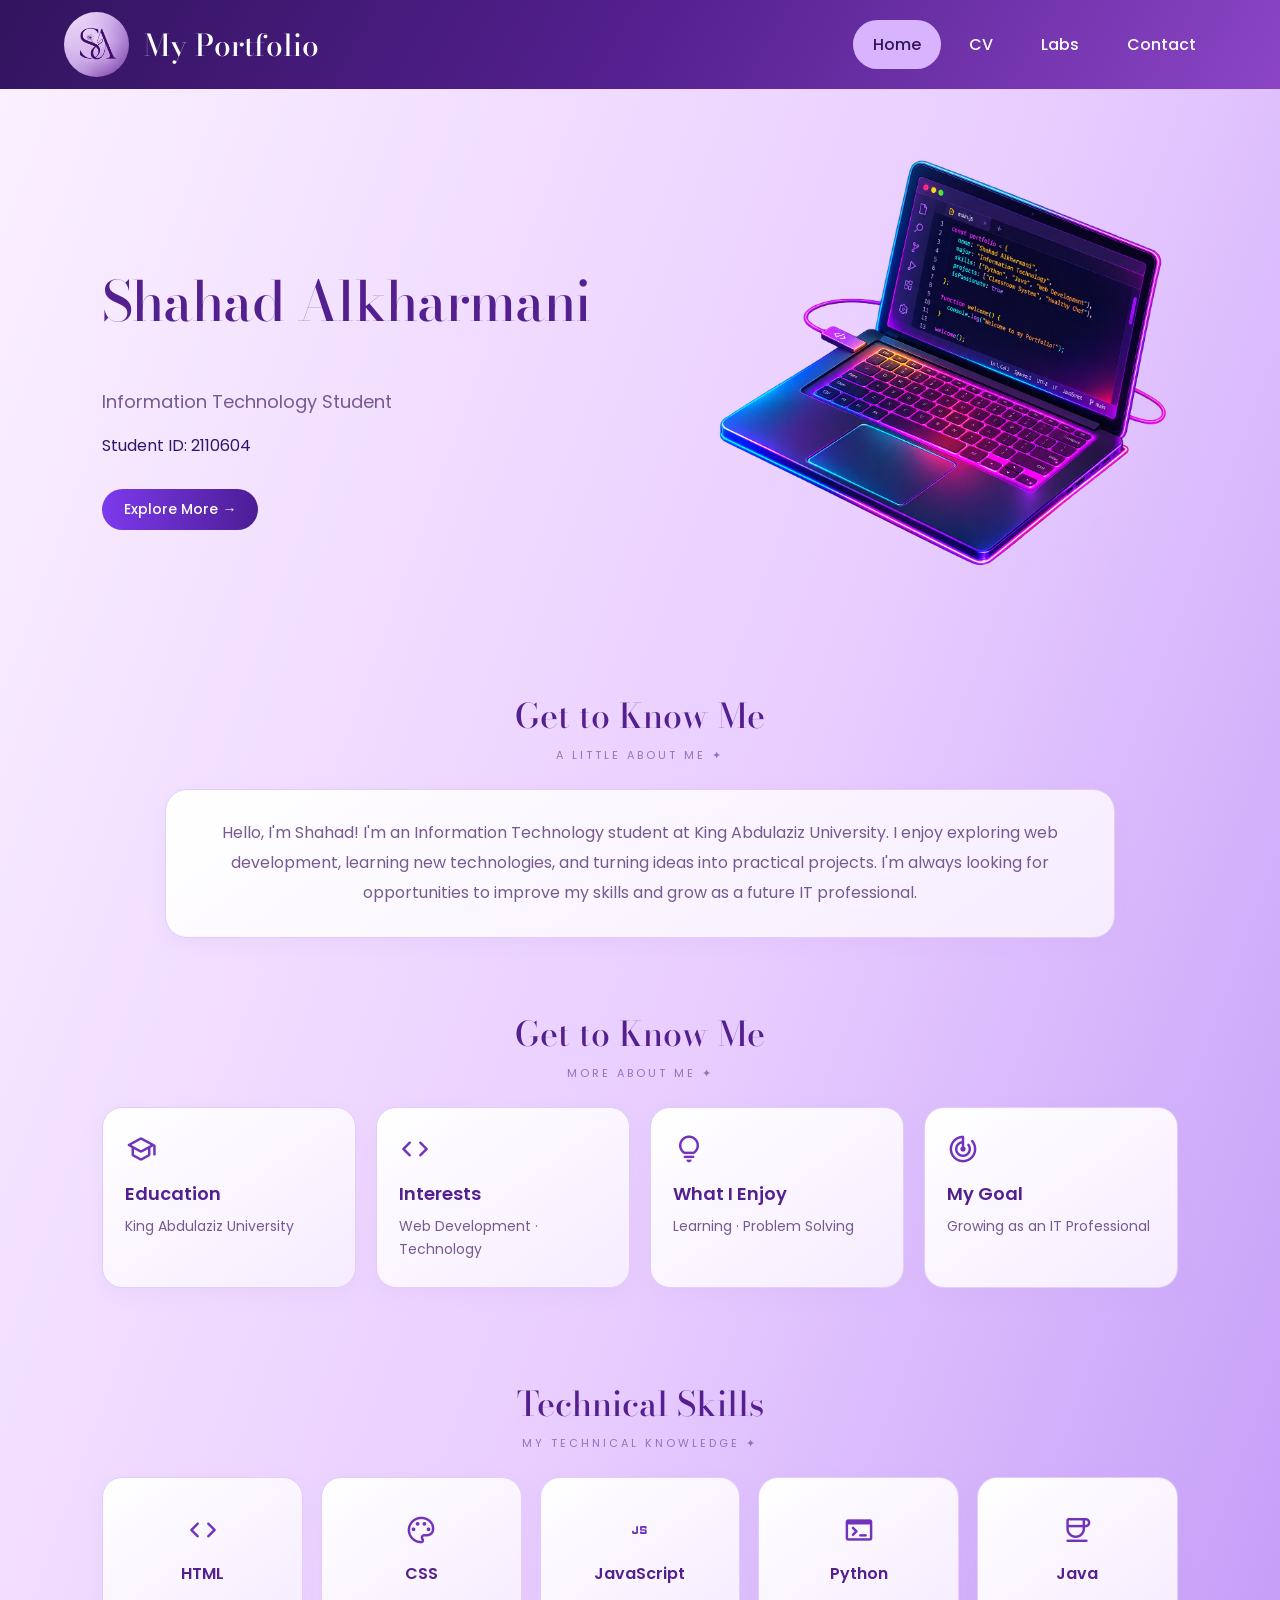
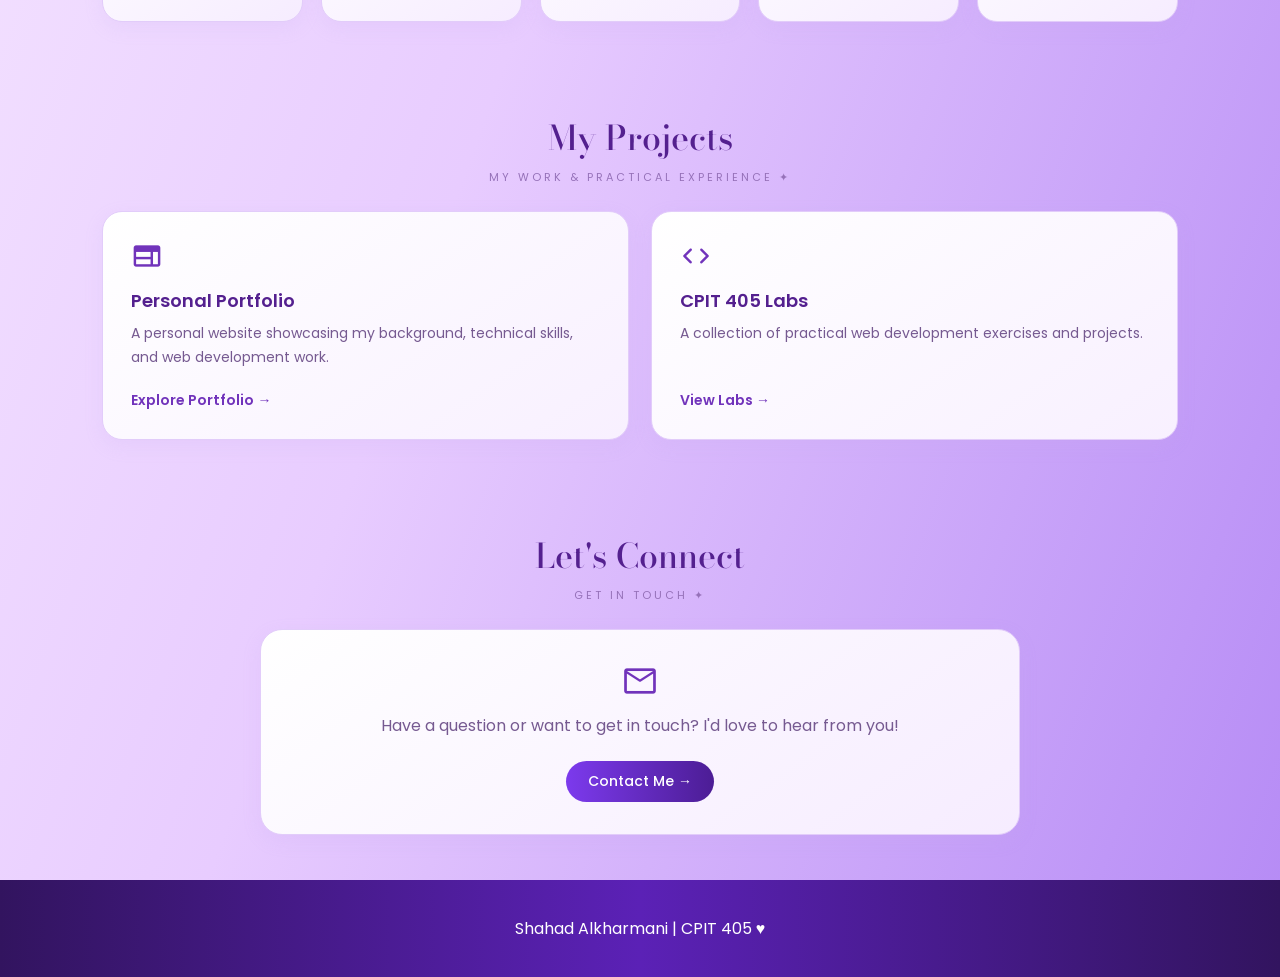
<file: index.html>
<!DOCTYPE html>
<html lang="en">
<head>
    <meta charset="UTF-8">
    <meta name="viewport" content="width=device-width, initial-scale=1.0">

    <title>Shahad Alkharmani | Portfolio</title>

    <!-- Main CSS -->
    <link rel="stylesheet" href="style.css">

    <!-- Google Fonts -->
    <link href="https://fonts.googleapis.com/css2?family=Bodoni+Moda:wght@400;500;600;700&family=Poppins:wght@400;500;600;700&display=swap" rel="stylesheet">

    <!-- Material Icons -->
    <link href="https://fonts.googleapis.com/css2?family=Material+Symbols+Rounded" rel="stylesheet">
</head>
<!-- Welcome Message Script -->
<script>
    setTimeout(function () {
        document.getElementById("welcomeMessage").remove();
    }, 3300);
</script>

<body>

    <!-- Header and Navigation -->
    <header>
        <div class="brand">
            <div class="logo">
                <img src="images/logo.png" alt="Shahad Logo">
            </div>

            <h2>My Portfolio</h2>
        </div>

        <nav>
            <a class="active" href="index.html">Home</a>
            <a href="cv.html">CV</a>
            <a href="labs.html">Labs</a>
            <a href="contact.html">Contact</a>
        </nav>
    </header>


    <main>

        <!-- Hero Section -->
        <section class="hero">

            <div class="hero-text">
                <h1>Shahad Alkharmani</h1>

                <p class="student-id">
                    Information Technology Student
                </p>

                <p>Student ID: 2110604</p>

                <a class="button" href="cv.html">
                    Explore More →
                </a>
            </div>

            <div class="hero-image">
                <img src="images/laptop.png" alt="Laptop with code">
            </div>

        </section>


        <!-- About Me Section -->
        <section class="home-about">

            <div class="section-title">
                <h2>Get to Know Me</h2>
                <p>A LITTLE ABOUT ME ✦</p>
            </div>

            <div class="about-content">
                <p>
                    Hello, I'm Shahad! I'm an Information Technology student
                    at King Abdulaziz University. I enjoy exploring web
                    development, learning new technologies, and turning
                    ideas into practical projects. I'm always looking
                    for opportunities to improve my skills and grow
                    as a future IT professional.
                </p>
            </div>

        </section>


        <!-- Personal Highlights -->
        <section class="highlights-section">

            <div class="section-title">
              <h2>Get to Know Me</h2>
                <p>MORE ABOUT ME ✦</p>
            </div>

            <div class="highlights-grid">

                <!-- Education -->
                <div class="highlight-card">
                    <span class="material-symbols-rounded">school</span>
                    <h3>Education</h3>
                    <p>King Abdulaziz University</p>
                </div>

                <!-- Interests -->
                <div class="highlight-card">
                    <span class="material-symbols-rounded">code</span>
                    <h3>Interests</h3>
                    <p>Web Development · Technology</p>
                </div>

                <!-- What I Enjoy -->
                <div class="highlight-card">
                    <span class="material-symbols-rounded">lightbulb</span>
                    <h3>What I Enjoy</h3>
                    <p>Learning · Problem Solving</p>
                </div>

                <!-- Career Goal -->
                <div class="highlight-card">
                    <span class="material-symbols-rounded">track_changes</span>
                    <h3>My Goal</h3>
                    <p>Growing as an IT Professional</p>
                </div>

            </div>

        </section>


        <!-- Technical Skills -->
        <section class="skills-section">

            <div class="section-title">
                <h2>Technical Skills</h2>
                <p>MY TECHNICAL KNOWLEDGE ✦</p>
            </div>

            <div class="skills-grid">

                <div class="skill-card">
                    <span class="material-symbols-rounded">code</span>
                    <h3>HTML</h3>
                </div>

                <div class="skill-card">
                    <span class="material-symbols-rounded">palette</span>
                    <h3>CSS</h3>
                </div>

                <div class="skill-card">
                    <span class="material-symbols-rounded">javascript</span>
                    <h3>JavaScript</h3>
                </div>

                <div class="skill-card">
                    <span class="material-symbols-rounded">terminal</span>
                    <h3>Python</h3>
                </div>

                <div class="skill-card">
                    <span class="material-symbols-rounded">coffee</span>
                    <h3>Java</h3>
                </div>

            </div>

        </section>


        <!-- Projects -->
        <section class="projects-section">

            <div class="section-title">
                <h2>My Projects</h2>
                <p>MY WORK & PRACTICAL EXPERIENCE ✦</p>
            </div>

            <div class="projects-grid">

                <!-- Portfolio Project -->
                <div class="project-card">
                    <span class="material-symbols-rounded">web</span>

                    <h3>Personal Portfolio</h3>

                    <p>
                        A personal website showcasing my background,
                        technical skills, and web development work.
                    </p>

                    <a href="index.html">Explore Portfolio →</a>
                </div>

                <!-- CPIT 405 Labs -->
                <div class="project-card">
                    <span class="material-symbols-rounded">code</span>

                    <h3>CPIT 405 Labs</h3>

                    <p>
                        A collection of practical web development
                        exercises and projects.
                    </p>

                    <a href="labs.html">View Labs →</a>
                </div>

            </div>

        </section>


        <!-- Contact Section -->
        <section class="home-contact">

            <div class="section-title">
                <h2>Let's Connect</h2>
                <p>GET IN TOUCH ✦</p>
            </div>

            <div class="home-contact-content">
                <span class="material-symbols-rounded">mail</span>

                <p>
                    Have a question or want to get in touch?
                    I'd love to hear from you!
                </p>

                <a class="button" href="contact.html">
                    Contact Me →
                </a>
            </div>

        </section>

    </main>


    <!-- Footer -->
    <footer>
        <p>Shahad Alkharmani | CPIT 405 ♥</p>
    </footer>

</body>
<!-- Welcome Message -->
<div class="welcome-overlay" id="welcomeMessage">
    <div class="welcome-box">
        <span class="material-symbols-rounded">auto_awesome</span>
        <h2>Welcome to My Portfolio!</h2>
        <p>Hello! I'm Shahad. I'm happy to have you here.</p>
    </div>
</div>
</html>
</file>
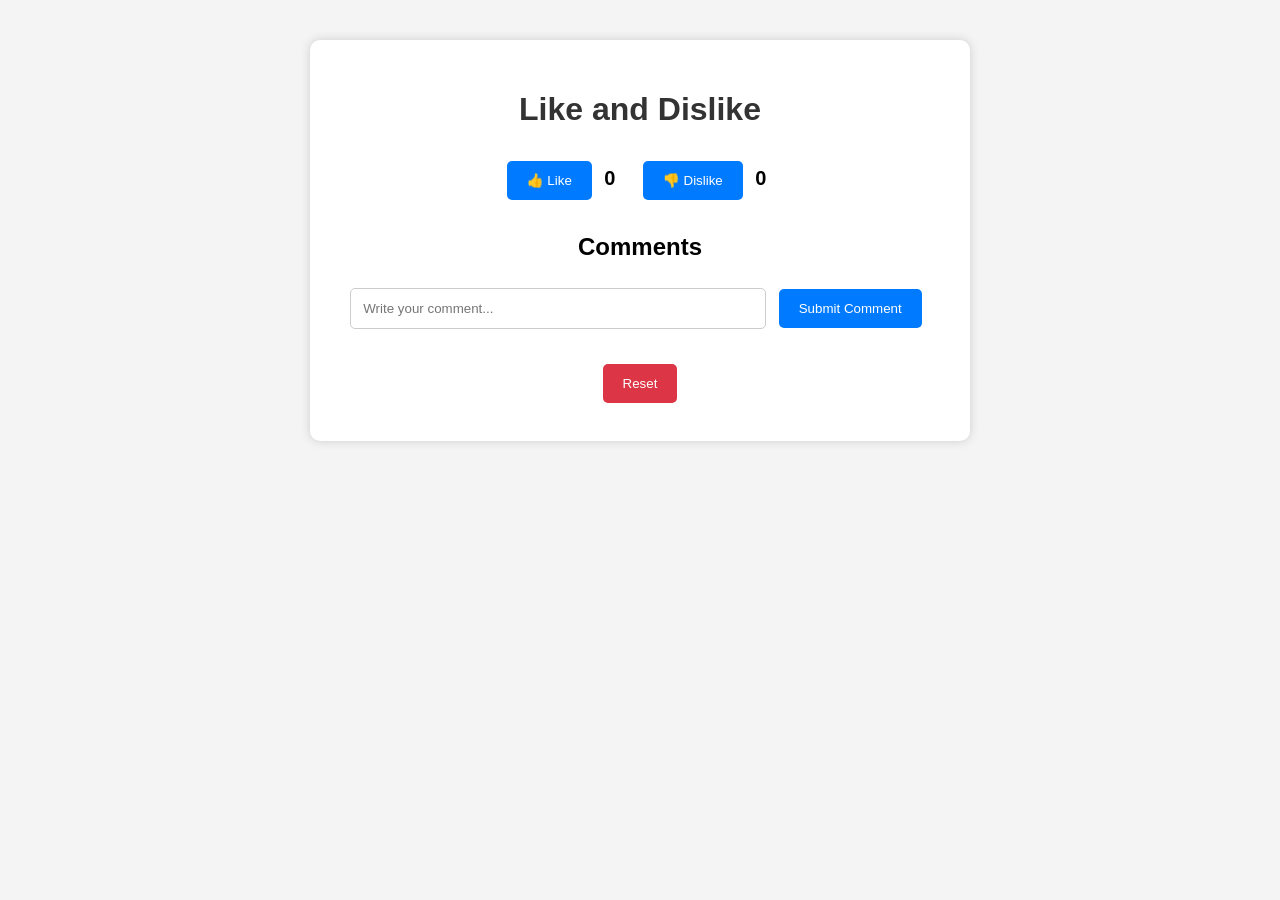
<file: Labs/lab6/index.html>
<!DOCTYPE html>
<html lang="en">

<head>
    <meta charset="UTF-8">
    <meta name="viewport" content="width=device-width, initial-scale=1.0">
    <title>Lab 6 - Like and Dislike</title>
    <link rel="stylesheet" href="styles.css">
</head>

<body>
    <div class="container">
        <h1>Like and Dislike</h1>

        <div class="voting">
            <button id="like-btn">👍 Like</button>
            <span id="like-count">0</span>

            <button id="dislike-btn">👎 Dislike</button>
            <span id="dislike-count">0</span>
        </div>

        <h2>Comments</h2>

        <input
            type="text"
            id="comment-input"
            placeholder="Write your comment..."
        >

        <button id="submit-comment">Submit Comment</button>

        <div id="comments-list"></div>

        <button id="reset-btn">Reset</button>
    </div>

    <script src="script.js"></script>
</body>

</html>
</file>
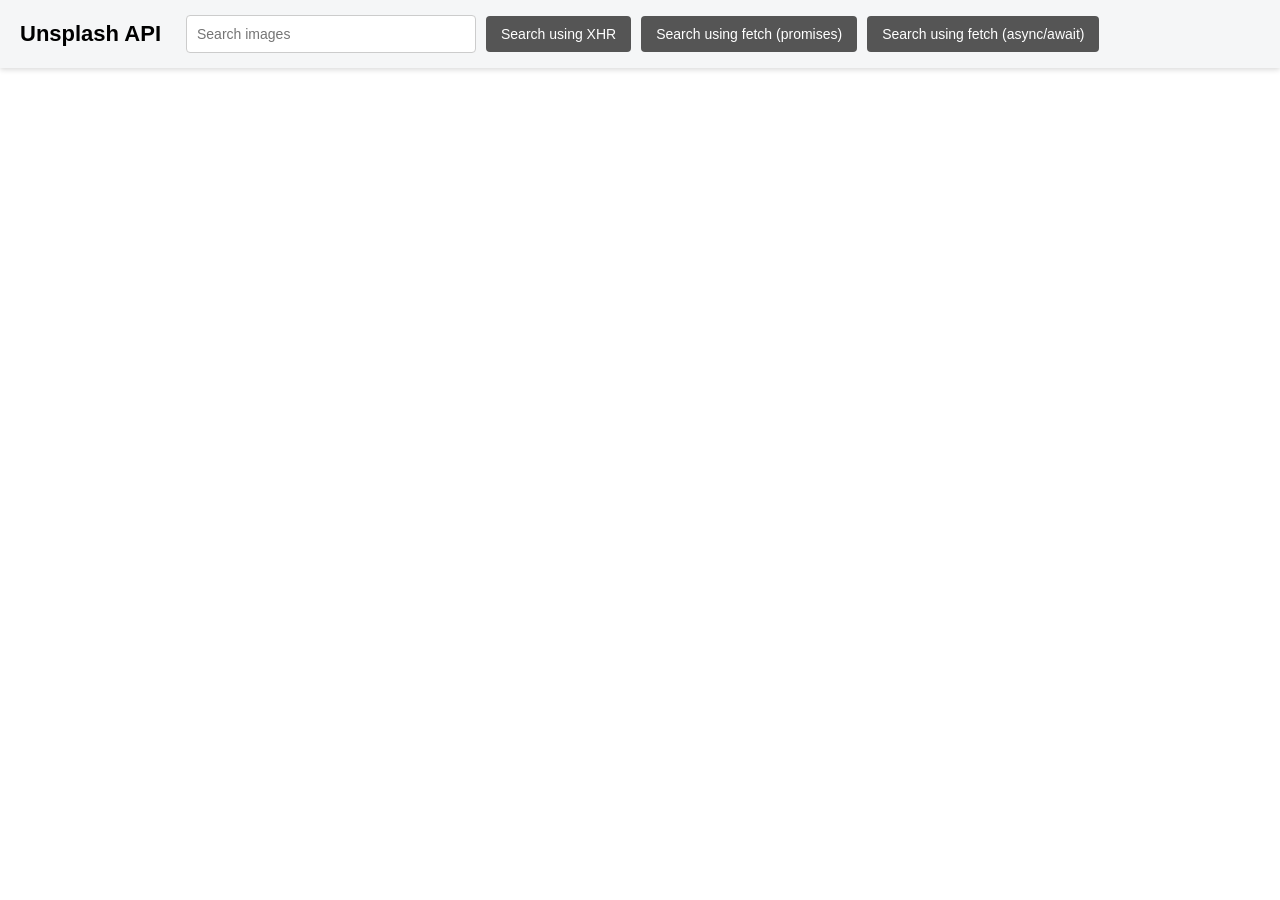
<file: Labs/lab7/index.html>
<!DOCTYPE html>
<html lang="en">
<head>
    <meta charset="UTF-8">
    <meta name="viewport" content="width=device-width, initial-scale=1.0">
    <title>Unsplash API</title>
    <link rel="stylesheet" href="style.css">
</head>

<body>

    <header>
        <h2>Unsplash API</h2>

        <input type="text" id="searchInput" placeholder="Search images">

        <button id="xhrBtn">Search using XHR</button>

        <button id="fetchBtn">Search using fetch (promises)</button>

        <button id="asyncBtn">Search using fetch (async/await)</button>
    </header>

    <div id="images"></div>

    <script src="script.js"></script>

</body>
</html>
</file>
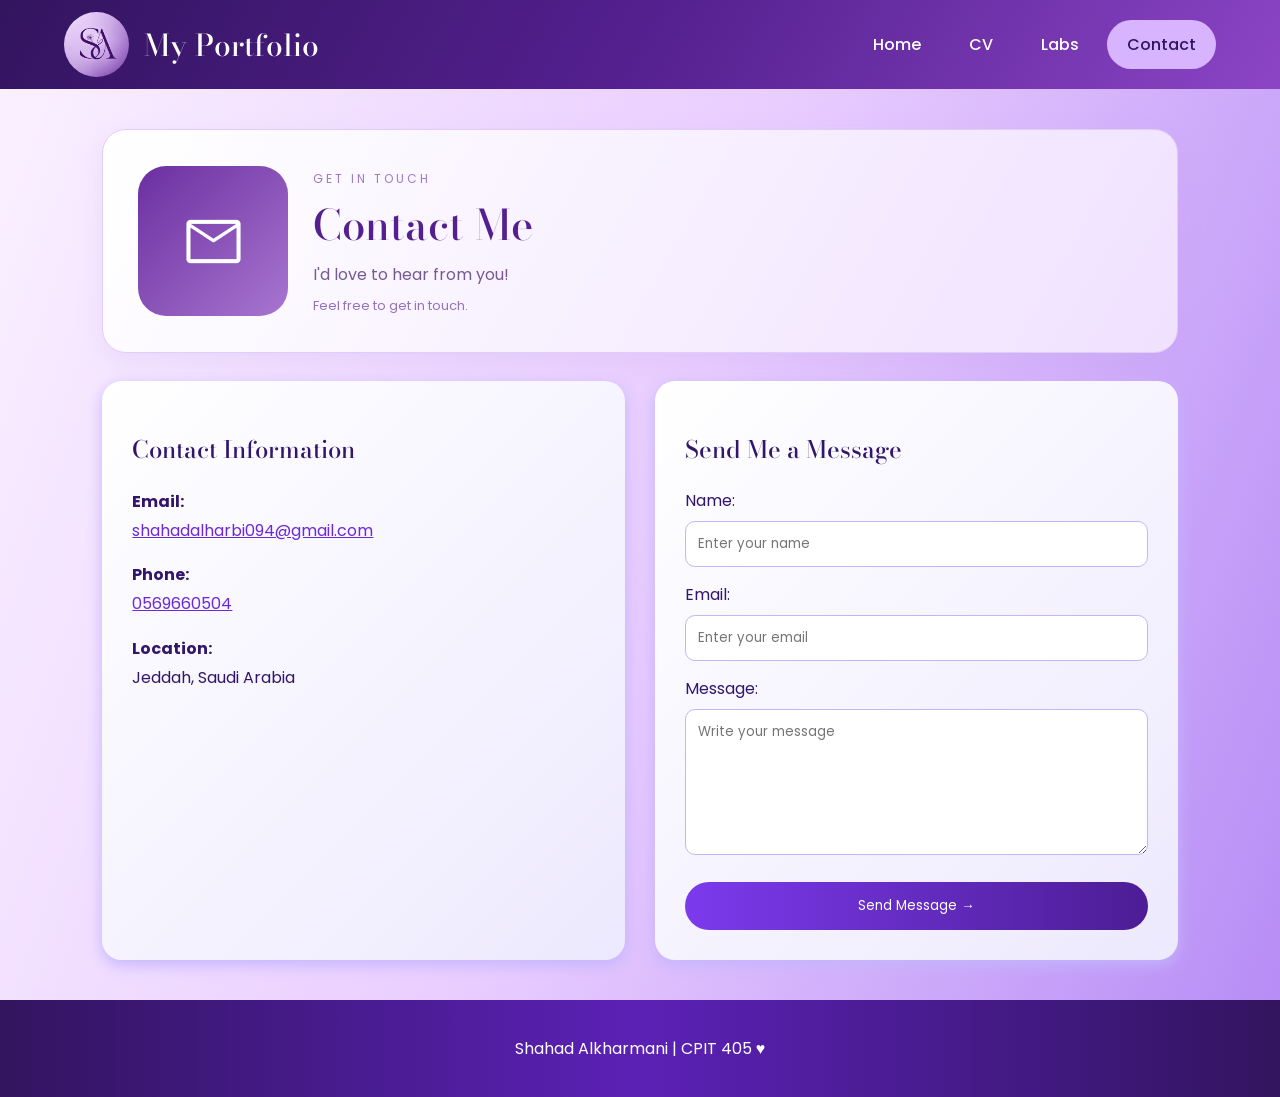
<file: contact.html>
<!DOCTYPE html>
<html lang="en">

<head>
    <meta charset="UTF-8">
    <meta name="viewport" content="width=device-width, initial-scale=1.0">

    <title>Contact | Shahad Alkharmani</title>

    <!-- Google Fonts -->
    <link href="https://fonts.googleapis.com/css2?family=Bodoni+Moda:wght@400;500;600;700&family=Poppins:wght@400;500;600;700&display=swap" rel="stylesheet">

    <!-- Material Icons -->
    <link href="https://fonts.googleapis.com/css2?family=Material+Symbols+Rounded" rel="stylesheet">

    <!-- Main CSS -->
    <link rel="stylesheet" href="style.css">
    <link href="https://fonts.googleapis.com/css2?family=Bodoni+Moda:wght@400;500;600;700&display=swap" rel="stylesheet">
</head>

<body>

    <!-- Header -->
    <header>
        <div class="brand">
            <div class="logo">
                <img src="images/logo.png" alt="Shahad Logo">
            </div>

            <h2>My Portfolio</h2>
        </div>

        <nav>
            <a href="index.html">Home</a>
            <a href="cv.html">CV</a>
            <a href="labs.html">Labs</a>
            <a class="active" href="contact.html">Contact</a>
        </nav>
    </header>


    <!-- Contact Page -->
    <main class="page-content">

        <!-- Contact Profile Header -->
        <section class="cv-profile">

          <div class="cv-profile-mark contact-profile-icon">
    <span class="material-symbols-rounded">mail</span>
        </div>

            <div class="cv-profile-text">

                <p class="cv-label">GET IN TOUCH</p>

                <h1>Contact Me</h1>

                <p>I'd love to hear from you!</p>

                <span>Feel free to get in touch.</span>

            </div>

        </section>


        <!-- Contact Information and Form -->
        <section class="contact-container">

            <!-- Contact Information -->
            <div class="contact-info">

                <h2>Contact Information</h2>

                <p>
                    <strong>Email:</strong><br>

                    <a href="mailto:shahadalharbi094@gmail.com">
                        shahadalharbi094@gmail.com
                    </a>
                </p>

                <p>
                    <strong>Phone:</strong><br>

                    <a href="tel:0569660504">
                        0569660504
                    </a>
                </p>

                <p>
                    <strong>Location:</strong><br>

                    Jeddah, Saudi Arabia
                </p>

            </div>


            <!-- Contact Form -->
            <div class="contact-form">

                <h2>Send Me a Message</h2>

                <form action="https://formsubmit.co/shahadalharbi094@gmail.com"
                      method="POST">

                    <label for="name">Name:</label>

                    <input
                        type="text"
                        id="name"
                        name="name"
                        placeholder="Enter your name"
                        required
                    >

                    <label for="email">Email:</label>

                    <input
                        type="email"
                        id="email"
                        name="email"
                        placeholder="Enter your email"
                        required
                    >

                    <label for="message">Message:</label>

                    <textarea
                        id="message"
                        name="message"
                        rows="6"
                        placeholder="Write your message"
                        required
                    ></textarea>

                    <input
                        type="hidden"
                        name="_subject"
                        value="New Portfolio Message"
                    >

                    <button type="submit">
                        Send Message →
                    </button>

                </form>

            </div>

        </section>

    </main>


    <!-- Footer -->
    <footer>
        <p>Shahad Alkharmani | CPIT 405 ♥</p>
    </footer>

</body>
</html>
</file>
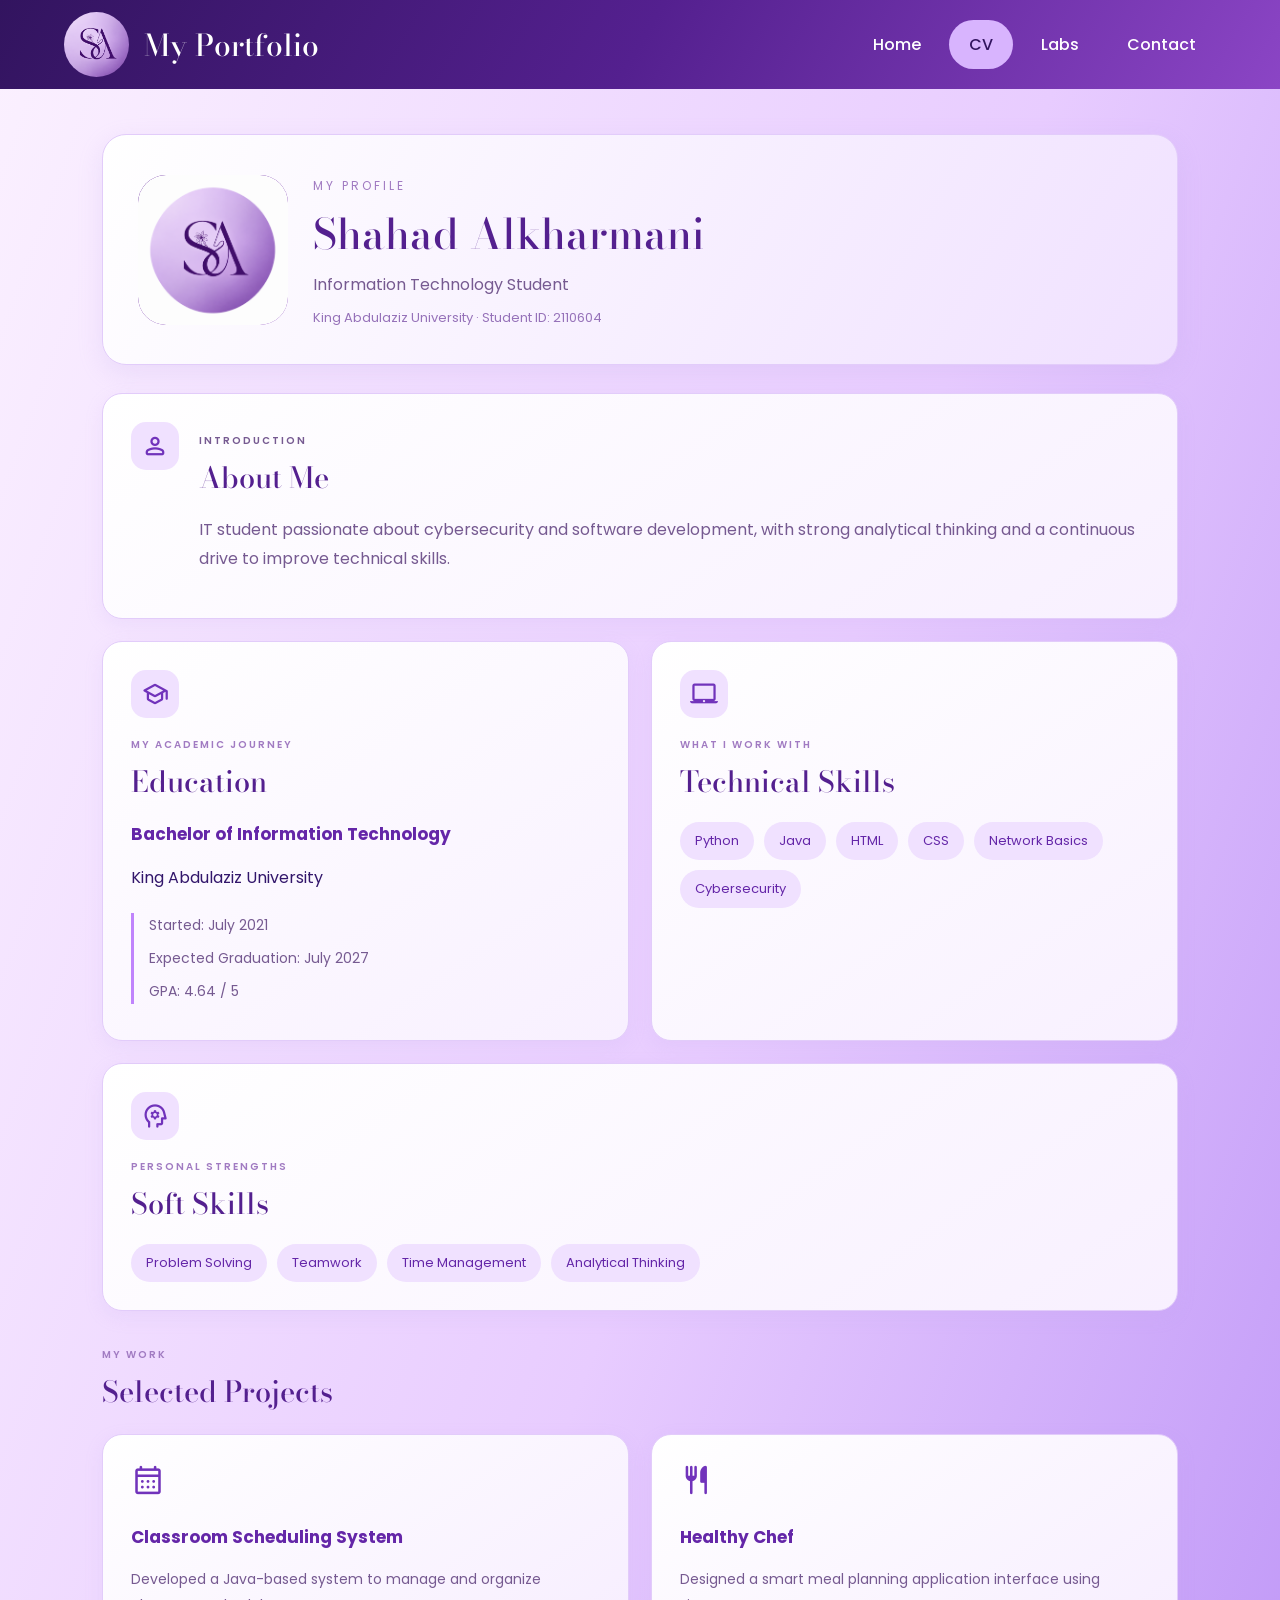
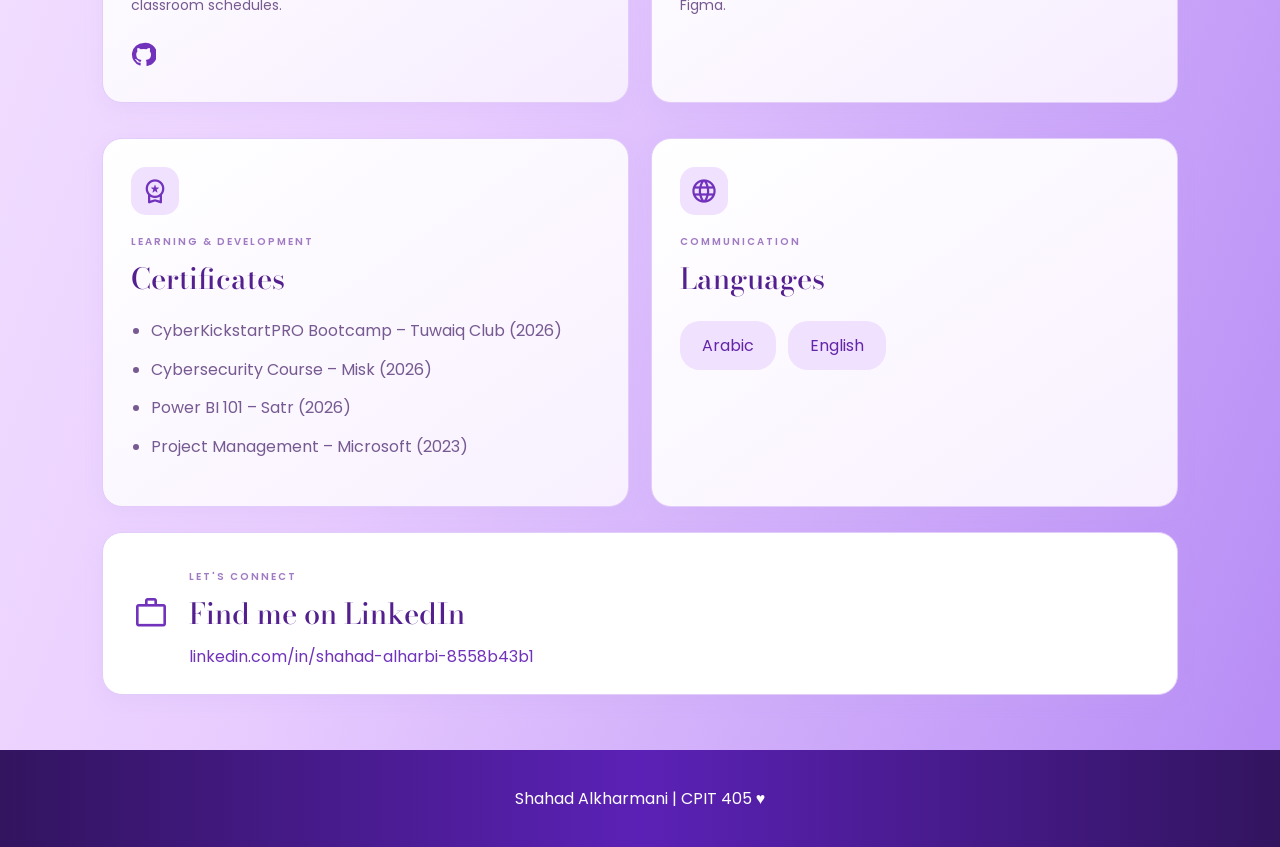
<file: cv.html>
<!DOCTYPE html>
<html lang="en">
<head>
    <meta charset="UTF-8">
    <meta name="viewport" content="width=device-width, initial-scale=1.0">

    <title>My CV | Shahad Alkharmani</title>

    <link rel="stylesheet" href="style.css">

    <link href="https://fonts.googleapis.com/css2?family=Bodoni+Moda:wght@400;500;600;700&display=swap" rel="stylesheet">

    <link href="https://fonts.googleapis.com/css2?family=Poppins:wght@400;500;600;700&display=swap" rel="stylesheet">

    <link href="https://fonts.googleapis.com/css2?family=Material+Symbols+Rounded" rel="stylesheet">
</head>

<body>

    <!-- Header -->
    <header>

        <div class="brand">
            <div class="logo">
                <img src="images/logo.png" alt="Shahad Logo">
            </div>

            <h2>My Portfolio</h2>
        </div>

        <nav>
            <a href="index.html">Home</a>
            <a class="active" href="cv.html">CV</a>
            <a href="labs.html">Labs</a>
            <a href="contact.html">Contact</a>
        </nav>

    </header>


    <main class="page-content cv-page">

        <!-- Profile Introduction -->
        <section class="cv-profile">

            <div class="cv-profile-mark">
    <img src="images/logo.png" alt="Shahad Logo">
</div>

            <div class="cv-profile-text">
                <p class="cv-label">MY PROFILE</p>

                <h1>Shahad Alkharmani</h1>

                <p>Information Technology Student</p>

                <span>
                    King Abdulaziz University · Student ID: 2110604
                </span>
            </div>

          

        </section>


        <!-- About Me -->
        <section class="cv-about">

            <div class="cv-section-icon">
                <span class="material-symbols-rounded">person</span>
            </div>

            <div>
                <p class="cv-small-title">INTRODUCTION</p>

                <h2>About Me</h2>

                <p>
                    IT student passionate about cybersecurity and
                    software development, with strong analytical
                    thinking and a continuous drive to improve
                    technical skills.
                </p>
            </div>

        </section>


        <!-- Education and Technical Skills -->
        <section class="cv-grid">

            <div class="cv-section">

                <div class="cv-section-icon">
                    <span class="material-symbols-rounded">school</span>
                </div>

                <p class="cv-small-title">MY ACADEMIC JOURNEY</p>

                <h2>Education</h2>

                <h3>Bachelor of Information Technology</h3>

                <p>King Abdulaziz University</p>

                <div class="cv-detail">
                    <p>Started: July 2021</p>
                    <p>Expected Graduation: July 2027</p>
                    <p>GPA: 4.64 / 5</p>
                </div>

            </div>


            <div class="cv-section">

                <div class="cv-section-icon">
                    <span class="material-symbols-rounded">laptop_mac</span>
                </div>

                <p class="cv-small-title">WHAT I WORK WITH</p>

                <h2>Technical Skills</h2>

                <div class="skill-list">
                    <span>Python</span>
                    <span>Java</span>
                    <span>HTML</span>
                    <span>CSS</span>
                    <span>Network Basics</span>
                    <span>Cybersecurity</span>
                </div>

            </div>

        </section>


        <!-- Soft Skills -->
        <section class="cv-section cv-wide">

            <div class="cv-section-icon">
                <span class="material-symbols-rounded">psychology</span>
            </div>

            <p class="cv-small-title">PERSONAL STRENGTHS</p>

            <h2>Soft Skills</h2>

            <div class="skill-list">
                <span>Problem Solving</span>
                <span>Teamwork</span>
                <span>Time Management</span>
                <span>Analytical Thinking</span>
            </div>

        </section>


        <!-- Projects -->
        <section class="cv-projects">

            <p class="cv-small-title">MY WORK</p>

            <h2>Selected Projects</h2>

            <div class="cv-project-grid">

                <div class="cv-project">

                    <span class="material-symbols-rounded">calendar_month</span>

                    <h3>Classroom Scheduling System</h3>

                    <p>
                        Developed a Java-based system to manage and
                        organize classroom schedules.
                    </p>


                    
<a href="https://github.com/shahad-mousa/university-classroom-scheduling-system/tree/main"
   target="_blank"
   rel="noopener noreferrer"
   class="github-project-link"
   aria-label="View Classroom Scheduling System on GitHub"
   title="View on GitHub">

    <svg viewBox="0 0 24 24" width="25" height="25"
         fill="currentColor" aria-hidden="true">
        <path d="M12 .9a11.1 11.1 0 0 0-3.51 21.63c.55.1.76-.24.76-.54v-2.1c-3.1.68-3.76-1.32-3.76-1.32-.5-1.3-1.24-1.65-1.24-1.65-1.02-.7.08-.69.08-.69 1.13.08 1.73 1.16 1.73 1.16 1 .1.76 2.02 3.35 1.45.1-.73.4-1.22.7-1.5-2.48-.28-5.09-1.24-5.09-5.53 0-1.22.44-2.22 1.16-3-.12-.29-.5-1.42.11-2.96 0 0 .95-.3 3.05 1.15a10.6 10.6 0 0 1 5.55 0c2.1-1.45 3.05-1.15 3.05-1.15.61 1.54.23 2.67.11 2.96.72.78 1.16 1.78 1.16 3 0 4.3-2.61 5.24-5.1 5.52.4.35.75 1.03.75 2.08v3.08c0 .3.2.65.76.54A11.1 11.1 0 0 0 12 .9z"/>
    </svg>

</a>


                </div>


                <div class="cv-project">

                    <span class="material-symbols-rounded">restaurant</span>

                    <h3>Healthy Chef</h3>

                    <p>
                        Designed a smart meal planning application
                        interface using Figma.
                    </p>

                </div>

            </div>

        </section>


        <!-- Certificates and Languages -->
        <section class="cv-grid">

            <div class="cv-section">

                <div class="cv-section-icon">
                    <span class="material-symbols-rounded">workspace_premium</span>
                </div>

                <p class="cv-small-title">LEARNING & DEVELOPMENT</p>

                <h2>Certificates</h2>

                <ul class="cv-list">
                    <li>CyberKickstartPRO Bootcamp – Tuwaiq Club (2026)</li>
                    <li>Cybersecurity Course – Misk (2026)</li>
                    <li>Power BI 101 – Satr (2026)</li>
                    <li>Project Management – Microsoft (2023)</li>
                </ul>

            </div>


            <div class="cv-section">

                <div class="cv-section-icon">
                    <span class="material-symbols-rounded">language</span>
                </div>

                <p class="cv-small-title">COMMUNICATION</p>

                <h2>Languages</h2>

                <div class="language-item">
                    <span>Arabic</span>
                    <span>English</span>
                </div>

            </div>

        </section>


        <!-- LinkedIn -->
        <section class="cv-linkedin">

            <span class="material-symbols-rounded">work</span>

            <div>
                <p class="cv-small-title">LET'S CONNECT</p>

                <h2>Find me on LinkedIn</h2>

                <a href="https://www.linkedin.com/in/shahad-alharbi-8558b43b1/"
                   target="_blank"
                   rel="noopener noreferrer">
                    linkedin.com/in/shahad-alharbi-8558b43b1
                </a>
            </div>

        </section>

    </main>


    <footer>
        <p>Shahad Alkharmani | CPIT 405 ♥</p>
    </footer>

</body>
</html>
</file>
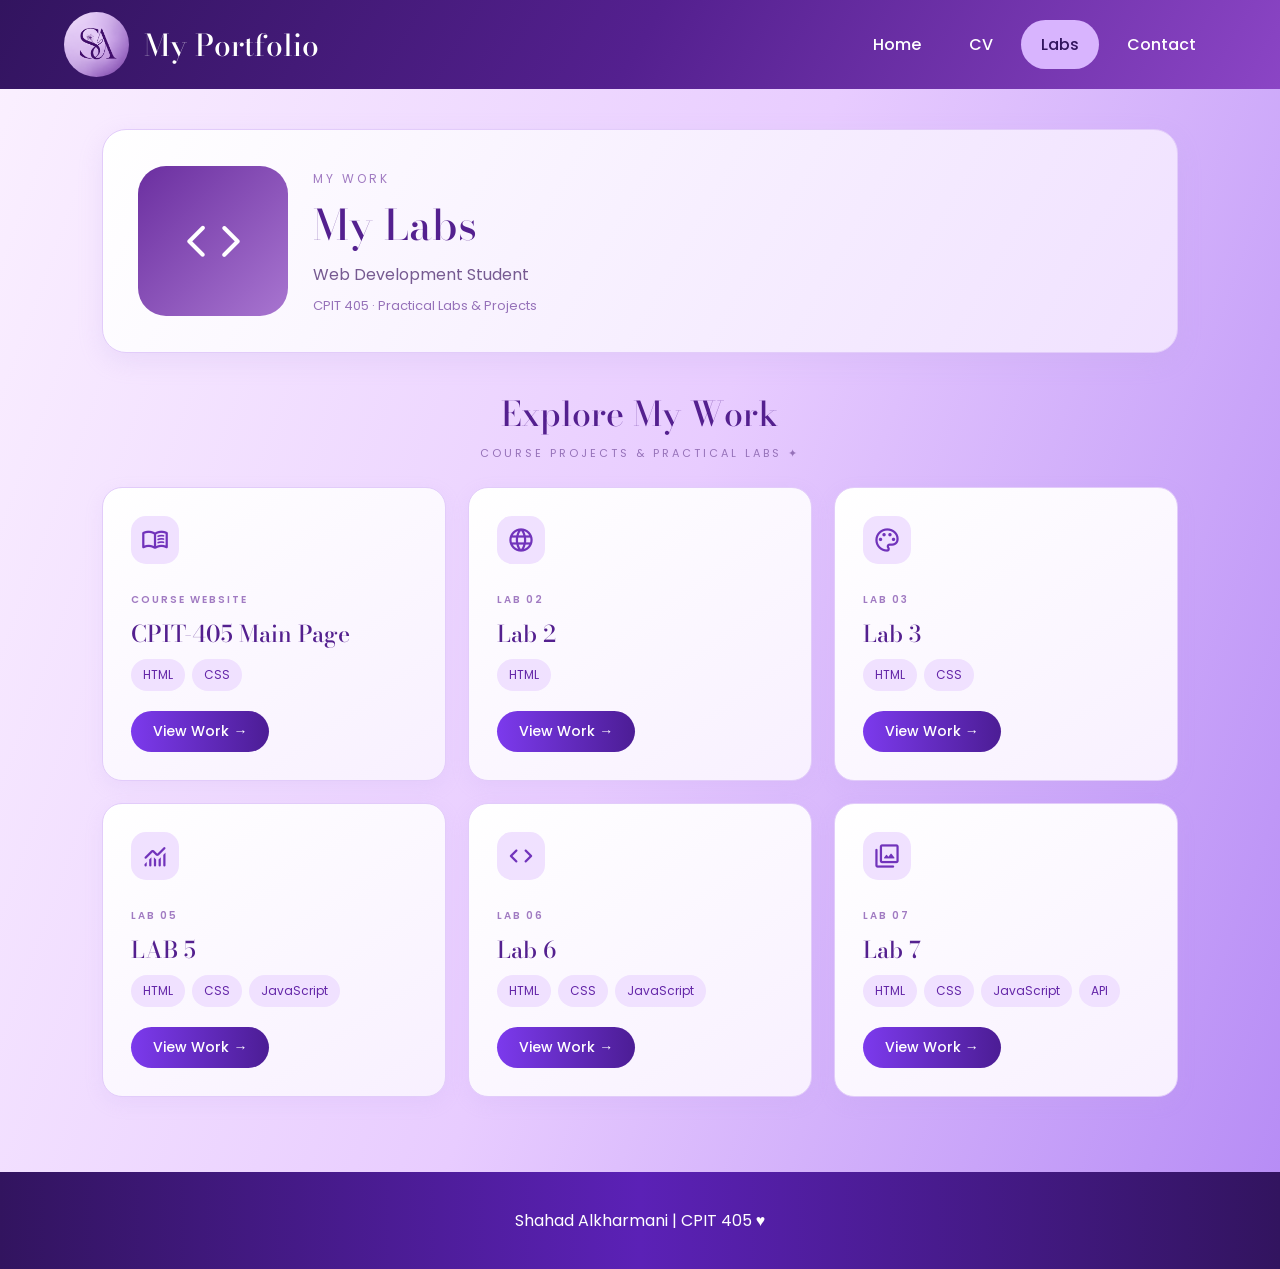
<file: labs.html>
<!DOCTYPE html>
<html lang="en">

<head>
    <meta charset="UTF-8">
    <meta name="viewport" content="width=device-width, initial-scale=1.0">

    <title>My Labs | Shahad Alkharmani</title>

    <link rel="stylesheet" href="style.css">

    <link href="https://fonts.googleapis.com/css2?family=Bodoni+Moda:wght@400;500;600;700&display=swap" rel="stylesheet">

    <link href="https://fonts.googleapis.com/css2?family=Poppins:wght@400;500;600;700&display=swap" rel="stylesheet">

    <link href="https://fonts.googleapis.com/css2?family=Material+Symbols+Rounded" rel="stylesheet">
</head>

<body>

    <!-- Header -->
    <header>
        <div class="brand">
            <div class="logo">
                <img src="images/logo.png" alt="Shahad Logo">
            </div>
            <h2>My Portfolio</h2>
        </div>

        <nav>
            <a href="index.html">Home</a>
            <a href="cv.html">CV</a>
            <a class="active" href="labs.html">Labs</a>
            <a href="contact.html">Contact</a>
        </nav>
    </header>


    <main class="page-content labs-page">

        <!-- Labs Profile Header -->
        <section class="cv-profile">

           <div class="cv-profile-mark labs-profile-icon">
    <span class="material-symbols-rounded">code</span>
        </div>

            <div class="cv-profile-text">
                <p class="cv-label">MY WORK</p>

                <h1>My Labs</h1>

                <p>Web Development Student</p>

                <span>CPIT 405 · Practical Labs & Projects</span>
            </div>

        </section>


        <!-- Labs Section -->
        <section class="labs-projects">

            <div class="section-title">
                <h2>Explore My Work</h2>
                <p>COURSE PROJECTS & PRACTICAL LABS ✦</p>
            </div>


            <div class="labs-project-grid">

                <!-- Main Course -->
                <div class="labs-project">

                    <div class="cv-section-icon">
                        <span class="material-symbols-rounded">menu_book</span>
                    </div>

                    <p class="cv-small-title">COURSE WEBSITE</p>

                    <h3>CPIT-405 Main Page</h3>

                    <div class="skill-list">
                        <span>HTML</span>
                        <span>CSS</span>
                    </div>

                    <a href="https://shahad-mousa.github.io/CPIT405/"
                       target="_blank" rel="noopener noreferrer">
                        View Work →
                    </a>

                </div>


                <!-- Lab 2 -->
                <div class="labs-project">

                    <div class="cv-section-icon">
                        <span class="material-symbols-rounded">language</span>
                    </div>

                    <p class="cv-small-title">LAB 02</p>

                    <h3>Lab 2</h3>

                    <div class="skill-list">
                        <span>HTML</span>
                    </div>

                    <a href="https://shahad-mousa.github.io/CPIT405/Labs/lap2.html"
                       target="_blank" rel="noopener noreferrer">
                        View Work →
                    </a>

                </div>


                <!-- Lab 3 -->
                <div class="labs-project">

                    <div class="cv-section-icon">
                        <span class="material-symbols-rounded">palette</span>
                    </div>

                    <p class="cv-small-title">LAB 03</p>

                    <h3>Lab 3</h3>

                    <div class="skill-list">
                        <span>HTML</span>
                        <span>CSS</span>
                    </div>

                    <a href="https://shahad-mousa.github.io/CPIT405/Labs/lap3.html"
                       target="_blank" rel="noopener noreferrer">
                        View Work →
                    </a>

                </div>


                <!-- Lab 5 -->
                <div class="labs-project">

                    <div class="cv-section-icon">
                        <span class="material-symbols-rounded">monitoring</span>
                    </div>

                    <p class="cv-small-title">LAB 05</p>

                    <h3>LAB 5</h3>

                    <div class="skill-list">
                        <span>HTML</span>
                        <span>CSS</span>
                        <span>JavaScript</span>
                    </div>

                    <a href="https://shahad-mousa.github.io/CPIT405/Labs/lab5/index.html"
                       target="_blank" rel="noopener noreferrer">
                        View Work →
                    </a>

                </div>


                <!-- Lab 6 -->
                <div class="labs-project">

                    <div class="cv-section-icon">
                        <span class="material-symbols-rounded">code</span>
                    </div>

                    <p class="cv-small-title">LAB 06</p>

                    <h3>Lab 6</h3>

                    <div class="skill-list">
                        <span>HTML</span>
                        <span>CSS</span>
                        <span>JavaScript</span>
                    </div>

                    <a href="https://shahad-mousa.github.io/CPIT405/Labs/lab6/index.html"
                       target="_blank" rel="noopener noreferrer">
                        View Work →
                    </a>

                </div>


                <!-- Lab 7 -->
                <div class="labs-project">

                    <div class="cv-section-icon">
                        <span class="material-symbols-rounded">photo_library</span>
                    </div>

                    <p class="cv-small-title">LAB 07</p>

                    <h3>Lab 7</h3>

                    <div class="skill-list">
                        <span>HTML</span>
                        <span>CSS</span>
                        <span>JavaScript</span>
                        <span>API</span>
                    </div>

                    <a href="https://shahad-mousa.github.io/CPIT405/Labs/lab7/index.html"
                       target="_blank" rel="noopener noreferrer">
                        View Work →
                    </a>

                </div>

            </div>

        </section>

    </main>


    <!-- Footer -->
    <footer>
        <p>Shahad Alkharmani | CPIT 405 ♥</p>
    </footer>

</body>
</html>
</file>
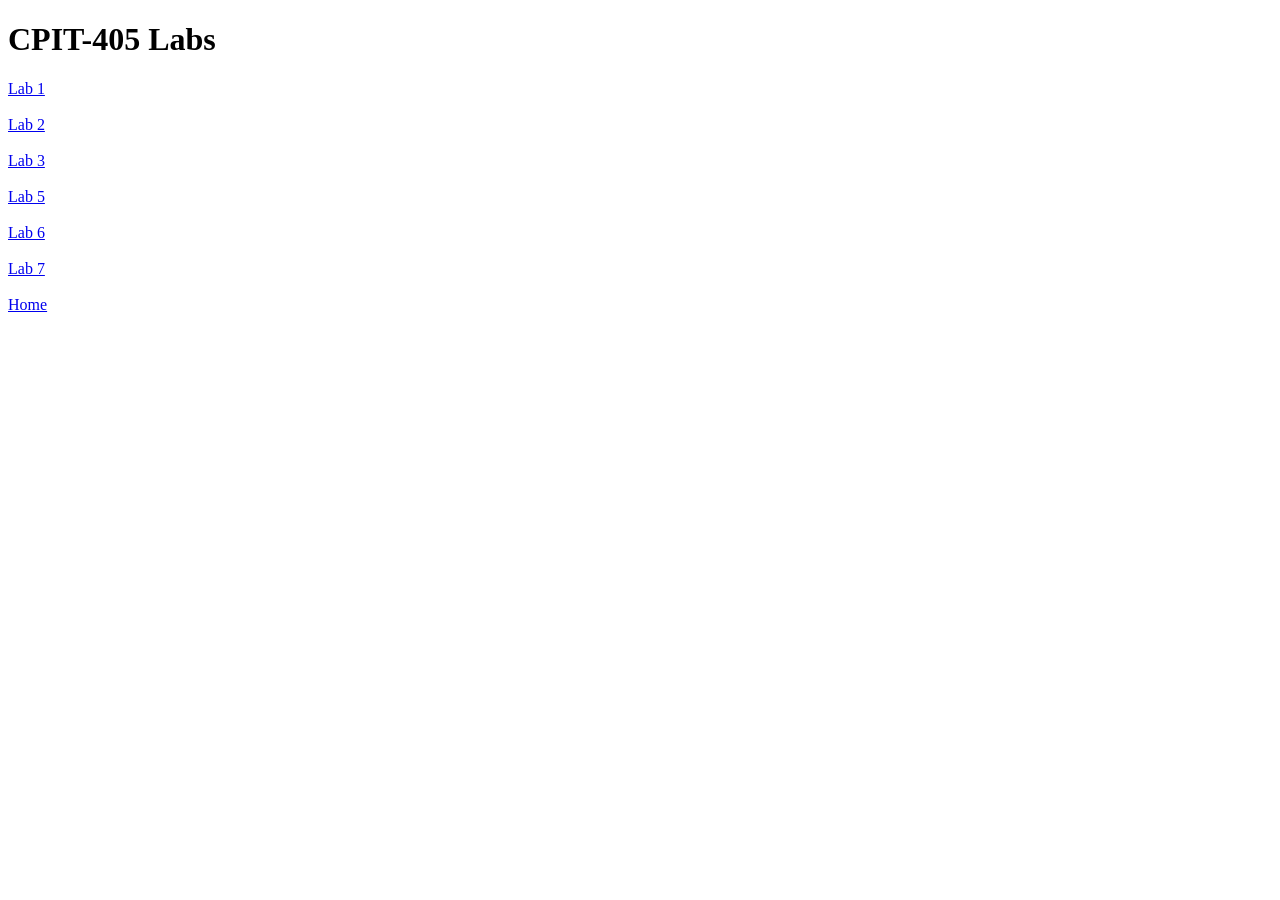
<file: Labs/laps.html>
<!DOCTYPE html>
<html lang="en">
<head>
    <meta charset="UTF-8">
    <meta name="viewport" content="width=device-width, initial-scale=1.0">
    <title>CPIT-405 Labs</title>
</head>

<body>

    <h1>CPIT-405 Labs</h1>

    <a href="lap1.html">Lab 1</a>
    <br><br>

    <a href="lap2.html">Lab 2</a>
    <br><br>

    <a href="lap3.html">Lab 3</a>
    <br><br>

    <a href="lab5/index.html">Lab 5</a>
    <br><br>

    <a href="lab6/index.html">Lab 6</a>
    <br><br>

    <a href="lab7/index.html">Lab 7</a>
    <br><br>

    <a href="../index.html">Home</a>

</body>
</html>
</file>
<file: style.css>
/*
  PORTFOLIO STYLESHEET GUIDE
  --------------------------
  SHARED: body background, header, logo, navigation, buttons, and footer.
  HOME: hero, About Me, highlights, technical skills, projects, and contact.
  CV: CV profile, education, skills, projects, certificates, and LinkedIn.
  LABS: shared profile header and practical-lab project cards.
  CONTACT: contact information panel and message form.
  RESPONSIVE: tablet and mobile layouts for all pages.
  NOTE: Keep page-specific rules grouped under their page comments.
*/

/* General Style */

* {
    box-sizing: border-box;
}

body {
    margin: 0;
    font-family: 'Poppins', sans-serif;
    background: linear-gradient(
        110deg,
        #FBF1FF 0%,
        #E8CCFF 50%,
        #B58AF5 100%
    );
    color: #32166B;
}


/* HEADER: Shared top navigation bar used by Home, CV, Labs, and Contact. */

header {
    background: linear-gradient(120deg, #32145F, #54208F, #8B45C5);
    color: white;
    padding: 12px 5%;
    display: flex;
    align-items: center;
    justify-content: space-between;
    gap: 25px;
    box-shadow: none;
    border: none; /* Keep the shared header clean on every page. */
}

/* BRAND: Circular logo image and portfolio name in the shared header. */

.brand {
    display: flex;
    align-items: center;
    gap: 15px;
    flex-shrink: 0;
}

.logo {
    width: 65px;
    height: 65px;
    flex-shrink: 0;
    overflow: hidden;
    border-radius: 50%;
}

.logo img {
    width: 100%;
    height: 100%;
    object-fit: cover;
    border-radius: 50%;
    display: block;
    transform: scale(1.3);
}

.brand h2 {
    margin: 0;
    color: white;
    font-family: 'Bodoni Moda', serif;
    font-size: 30px;
    font-weight: 500;
    white-space: nowrap;
}


/* NAVIGATION: Menu links, active page indicator, and hover state. */

nav {
    display: flex;
    align-items: center;
    gap: 8px;
}

nav a {
    color: white;
    text-decoration: none;
    padding: 12px 20px;
    border-radius: 30px;
    font-weight: 500;
    transition: 0.3s;
    white-space: nowrap;
}

nav a:hover,
nav a.active {
    background: #D8B4FE;
    color: #32145F;
}


/* HOME PAGE: Hero introduction, student details, image, and main action button. */

.hero {
    min-height: 500px;
    padding: 70px 8%;
    display: flex;
    align-items: center;
    justify-content: space-between;
    gap: 30px;
    background: transparent;
    border-radius: 35px 35px 0 0;
    overflow: hidden;
    border: none;
    margin-bottom: 0;
}

.hero-text {
    width: 55%;
    min-width: 0;
}

.hero-text h1 {
    font-family: 'Bodoni Moda', serif;
    font-size: 55px;
    font-weight: 500;
    letter-spacing: -1px;
    color: #54208F;
}

.hero-text h2 {
    font-size: 25px;
}

.student-id {
    font-size: 18px;
    color: #765A91;
}

.hero-image {
    width: 45%;
    text-align: center;
}

.hero-image img {
    width: 100%;
    max-width: 450px;
}

.button,
.labs-project > a {
    display: inline-block;
    background: linear-gradient(to right, #7C3AED, #4C1D95);
    color: white;
    text-decoration: none;
    padding: 10px 22px;
    font-size: 14px;
    border-radius: 30px;
    margin-top: 15px;
    font-weight: 500;
    transition: 0.3s;
}

.button:hover,
.labs-project > a:hover {
    background: linear-gradient(to right, #A78BFA, #6D28D9);
    color: white;
    transform: translateY(-3px);
}


/* HOME PAGE — INTRODUCTION: About Me text section. */

.home-about,
.highlights-section,
.skills-section,
.projects-section,
.home-contact {
    padding: 45px 8%;
    background: transparent;
}

.home-about {
    padding-top: 35px;
    padding-bottom: 25px;
}

.about-content {
    max-width: 950px;
    margin: 0 auto;
    padding: 28px 35px;
    background: linear-gradient(145deg, #FFFFFF, #F6ECFF);
    border: 1px solid #E2CCFA;
    border-radius: 22px;
    box-shadow: 0 6px 18px #BFA6E825;
}

.about-content p {
    margin: 0;
    color: #765A91;
    font-size: 16px;
    line-height: 1.9;
    text-align: center;
}


/* HOME PAGE — HIGHLIGHTS: Education, interests, enjoyment, and career goal cards. */

.highlights-grid {
    display: grid;
    grid-template-columns: repeat(4, minmax(0, 1fr));
    gap: 20px;
}

.highlight-card {
    min-width: 0;
    min-height: 175px;
    padding: 25px 22px;
    background: linear-gradient(145deg, #FFFFFF, #F6ECFF);
    border: 1px solid #E2CCFA;
    border-radius: 20px;
    box-shadow: 0 6px 18px #BFA6E825;
    transition: 0.3s;
}

.highlight-card:hover,
.skill-card:hover,
.project-card:hover {
    transform: translateY(-5px);
    box-shadow: 0 12px 25px #A77AC940;
    border-color: #C49AE8;
}

.highlight-card > .material-symbols-rounded,
.skill-card > .material-symbols-rounded,
.project-card > .material-symbols-rounded {
    color: #7133BB;
    font-size: 32px;
    margin-bottom: 15px;
}

.highlight-card h3,
.skill-card h3,
.project-card h3 {
    color: #54208F;
    font-size: 18px;
    font-weight: 600;
    margin: 0 0 8px;
}

.highlight-card p,
.project-card p {
    color: #765A91;
    font-size: 14px;
    line-height: 1.7;
    margin: 0;
}


/* HOME PAGE — TECHNICAL SKILLS: Compact cards for the technologies you use. */

.skills-grid {
    display: grid;
    grid-template-columns: repeat(5, minmax(0, 1fr));
    gap: 18px;
}

.skill-card {
    min-width: 0;
    min-height: 145px;
    padding: 24px 15px;
    display: flex;
    flex-direction: column;
    align-items: center;
    justify-content: center;
    text-align: center;
    background: linear-gradient(145deg, #FFFFFF, #F6ECFF);
    border: 1px solid #E2CCFA;
    border-radius: 20px;
    box-shadow: 0 6px 18px #BFA6E825;
    transition: 0.3s;
}

.skill-card h3 {
    margin: 0;
    font-size: 16px;
}


/* HOME PAGE — PROJECTS: Project summaries with links to the relevant pages. */

.projects-grid {
    display: grid;
    grid-template-columns: repeat(2, minmax(0, 1fr));
    gap: 22px;
}

.project-card {
    min-width: 0;
    padding: 28px;
    display: flex;
    flex-direction: column;
    align-items: flex-start;
    background: linear-gradient(145deg, #FFFFFF, #F8F0FF);
    border: 1px solid #E2CCFA;
    border-radius: 20px;
    box-shadow: 0 6px 18px #BFA6E825;
    transition: 0.3s;
}

.project-card p {
    margin-bottom: 15px;
}

.project-card a {
    display: inline-block;
    margin-top: auto;
    padding-top: 5px;
    color: #7133BB;
    font-size: 14px;
    font-weight: 600;
    text-decoration: none;
}

.project-card a:hover {
    color: #32145F;
    text-decoration: underline;
}


/* HOME PAGE — CONTACT: Short contact invitation and link to the Contact page. */

.home-contact-content {
    max-width: 760px;
    margin: 0 auto;
    padding: 32px;
    display: flex;
    flex-direction: column;
    align-items: center;
    gap: 12px;
    text-align: center;
    background: linear-gradient(145deg, #FFFFFF, #F6ECFF);
    border: 1px solid #E2CCFA;
    border-radius: 22px;
    box-shadow: 0 6px 18px #BFA6E825;
}

.home-contact-content > .material-symbols-rounded {
    color: #7133BB;
    font-size: 38px;
}

.home-contact-content p {
    max-width: 560px;
    margin: 0;
    color: #765A91;
    line-height: 1.8;
}

.home-contact-content .button {
    margin-top: 8px;
}


/* SHARED SECTION TITLE: Heading and small caption above a group of cards. */

.section-title {
    text-align: center;
    margin: 0 0 25px;
}

.section-title h2 {
    font-family: 'Bodoni Moda', serif;
    font-size: 34px;
    font-weight: 500;
    color: #54208F;
    margin: 0 0 5px;
}

.section-title p {
    color: #9672B9;
    font-size: 11px;
    letter-spacing: 3px;
    margin: 0;
}


/* INNER PAGES: Shared content width, vertical spacing, and simple page heading. */

.page-content {
    min-height: 650px;
    padding: 40px 8%;
    background: transparent;
}

.page-heading {
    text-align: center;
    margin-bottom: 35px;
}

.page-heading h1 {
    font-size: 40px;
    color: #4C1D95;
}

.page-heading p {
    font-size: 18px;
}


/* CV PAGE — LEGACY: General CV card styles retained for compatible markup. */

.cv-card {
    background: linear-gradient(135deg, #FFFFFF, #F3E8FF);
    padding: 35px;
    border-radius: 20px;
    box-shadow: 0 5px 20px #C4B5FD;
}

.cv-card h2 {
    color: #6D28D9;
    border-bottom: 2px solid #DDD6FE;
    padding-bottom: 10px;
    margin-top: 30px;
}

.cv-card p,
.cv-card li {
    line-height: 1.8;
}


/* CONTACT PAGE: Contact details panel, message form, labels, inputs, and submit button. */

.contact-container {
    display: flex;
    flex-wrap: wrap;
    gap: 30px;
}

.contact-info,
.contact-form {
    flex: 1;
    min-width: 250px;
    background: linear-gradient(135deg, #FFFFFF, #EDE9FE);
    padding: 30px;
    border-radius: 20px;
    box-shadow: 0 5px 15px #C4B5FD;
}

.contact-info h2,
.contact-form h2 {
    font-family: 'Bodoni Moda', serif;
    font-weight: 500;
}

.contact-info p {
    line-height: 1.8;
}

.contact-info a {
    color: #6D28D9;
}

.contact-form label {
    display: block;
    margin-top: 15px;
}

.contact-form input,
.contact-form textarea {
    width: 100%;
    padding: 12px;
    margin-top: 8px;
    border: 1px solid #C4B5FD;
    border-radius: 10px;
    font-family: 'Poppins', sans-serif;
}

.contact-form button {
    width: 100%;
    padding: 14px;
    margin-top: 20px;
    background: linear-gradient(to right, #7C3AED, #4C1D95);
    color: white;
    border: none;
    border-radius: 25px;
    cursor: pointer;
    font-family: 'Poppins', sans-serif;
    transition: 0.3s;
}

.contact-form button:hover {
    background: linear-gradient(to right, #A78BFA, #6D28D9);
}


/* FOOTER: Shared bottom bar used on all portfolio pages. */

footer {
    background: linear-gradient(to right, #32145F, #5B21B6, #32145F);
    color: white;
    text-align: center;
    padding: 20px;
}


/* RESPONSIVE — SHARED: Header, Home sections, and inner-page spacing. */

@media screen and (max-width: 768px) {

    header {
        flex-direction: column;
        gap: 15px;
    }

    .brand h2 {
        font-size: 26px;
    }

    nav {
        flex-wrap: wrap;
        justify-content: center;
    }

    nav a {
        display: inline-block;
        padding: 10px;
        margin: 3px;
    }

    .hero {
        flex-direction: column;
        text-align: center;
        padding: 40px 7%;
    }

    .hero-text,
    .hero-image {
        width: 100%;
    }

    .hero-text h1 {
        font-size: clamp(25px, 6vw, 38px);
    }

    .hero-image img {
        width: 90%;
    }

    .highlights-grid {
        grid-template-columns: repeat(2, minmax(0, 1fr));
    }

    .skills-grid {
        grid-template-columns: repeat(3, minmax(0, 1fr));
    }

    .projects-grid {
        grid-template-columns: 1fr;
    }

    .home-about,
    .highlights-section,
    .skills-section,
    .projects-section,
    .home-contact {
        padding-left: 5%;
        padding-right: 5%;
    }

    .page-content {
        padding: 30px 5%;
    }

    .cv-card {
        padding: 20px;
    }
}

@media screen and (max-width: 480px) {

    .highlights-grid,
    .skills-grid,
    .projects-grid {
        grid-template-columns: 1fr;
    }

    .about-content {
        padding: 22px;
    }

    .section-title h2 {
        font-size: 28px;
    }

    .hero-text h1 {
        font-size: 26px;
    }

    .logo {
        width: 58px;
        height: 58px;
    }
}

/* ============================= */
/* CV PAGE — EDITORIAL: CV-specific layout and card styling. */
/* ============================= */

.cv-page {
    padding: 45px 8%;
    background: transparent;
}

/* CV PAGE — LEGACY INTRO: Styles for older markup using the .cv-hero class. */

.cv-hero {
    text-align: center;
    padding: 55px 25px;
    margin-bottom: 30px;
    background: linear-gradient(120deg, #32145F, #7133BB, #A879D5);
    border-radius: 25px;
    color: white;
    box-shadow: 0 10px 25px #54208F30;
}

.cv-label {
    color: #E9D5FF;
    font-size: 12px;
    letter-spacing: 4px;
}

.cv-hero h1 {
    font-family: 'Bodoni Moda', serif;
    font-size: 48px;
    font-weight: 500;
    margin: 12px 0;
}

.cv-hero h2 {
    font-family: 'Bodoni Moda', serif;
    font-size: 27px;
    font-weight: 400;
    margin: 5px 0;
    color: #F0DFFF;
}

.cv-hero p {
    color: #F3E8FF;
    line-height: 1.8;
}

.cv-hero-line {
    width: 65px;
    height: 3px;
    background: #E9D5FF;
    margin: 22px auto 0;
    border-radius: 5px;
}


/* CV PAGE — CONTENT: Shared surface for About, CV sections, and project cards. */

.cv-about,
.cv-section,
.cv-project {
    background: linear-gradient(145deg, #FFFFFF, #F8F0FF);
    border: 1px solid #E2CCFA;
    border-radius: 20px;
    padding: 28px;
    box-shadow: 0 6px 18px #BFA6E825;
    transition: 0.3s;
}

.cv-about {
    display: flex;
    align-items: flex-start;
    gap: 20px;
    margin-bottom: 22px;
}

.cv-about p {
    line-height: 1.8;
    color: #765A91;
}

.cv-section-icon {
    width: 48px;
    height: 48px;
    display: flex;
    align-items: center;
    justify-content: center;
    background: #F0E1FF;
    color: #7133BB;
    border-radius: 15px;
    margin-bottom: 18px;
    flex-shrink: 0;
}

.cv-section-icon .material-symbols-rounded,
.cv-project .material-symbols-rounded {
    font-size: 28px;
    color: #7133BB;
}

.cv-small-title {
    color: #A17BC2;
    font-size: 10px;
    letter-spacing: 2px;
    font-weight: 600;
    margin-bottom: 5px;
}

.cv-page h2 {
    font-family: 'Bodoni Moda', serif;
    font-size: 29px;
    font-weight: 500;
    color: #54208F;
    margin: 5px 0 15px;
}

.cv-page h3 {
    color: #6426A8;
    font-size: 17px;
}

.cv-page p {
    line-height: 1.8;
}


/* CV PAGE — GRID: Two-column layout for education, skills, and other sections. */

.cv-grid {
    display: grid;
    grid-template-columns: repeat(2, 1fr);
    gap: 22px;
    margin-bottom: 22px;
}

.cv-section:hover,
.cv-about:hover,
.cv-project:hover {
    transform: translateY(-5px);
    box-shadow: 0 12px 25px #A77AC940;
}


/* CV PAGE — EDUCATION: Left accent line and spacing for education details. */

.cv-detail {
    border-left: 3px solid #C084FC;
    padding-left: 15px;
    margin-top: 20px;
}

.cv-detail p {
    color: #765A91;
    font-size: 14px;
    margin: 8px 0;
}


/* CV PAGE — SKILLS: Rounded labels for technical and personal skills. */

.skill-list {
    display: flex;
    flex-wrap: wrap;
    gap: 10px;
    margin-top: 18px;
}

.skill-list span {
    background: #F0E1FF;
    color: #6426A8;
    padding: 9px 15px;
    border-radius: 20px;
    font-size: 13px;
}


/* CV PAGE — WIDE SECTION: Spacing for content that spans the CV width. */

.cv-wide {
    margin-bottom: 22px;
}


/* CV PAGE — PROJECTS: Project cards, grid, icons, and external links. */

.cv-projects {
    margin: 35px 0;
}

.cv-projects > h2 {
    margin-bottom: 20px;
}

.cv-project-grid {
    display: grid;
    grid-template-columns: repeat(2, 1fr);
    gap: 22px;
}

.cv-project {
    background: linear-gradient(145deg, #FFFFFF, #F6ECFF);
}

.cv-project > .material-symbols-rounded {
    font-size: 34px;
    margin-bottom: 10px;
}

.cv-project p {
    color: #765A91;
    font-size: 14px;
}

.cv-project a {
    display: inline-block;
    color: #7133BB;
    text-decoration: none;
    font-size: 14px;
    font-weight: 600;
    margin-top: 10px;
}

.cv-project a:hover {
    color: #32145F;
    text-decoration: underline;
}


/* CV PAGE — CERTIFICATES: Certificate list spacing and readable line height. */

.cv-list {
    padding-left: 20px;
    color: #765A91;
}

.cv-list li {
    line-height: 1.8;
    margin-bottom: 10px;
}


/* CV PAGE — LANGUAGES: Rounded labels for spoken languages. */

.language-item {
    display: flex;
    flex-wrap: wrap;
    gap: 12px;
    margin-top: 20px;
}

.language-item span {
    background: #F0E1FF;
    color: #6426A8;
    padding: 12px 22px;
    border-radius: 20px;
}


/* CV PAGE — RESPONSIVE: Stack columns and scale CV headings on smaller screens. */

@media screen and (max-width: 768px) {

    .cv-page {
        padding: 30px 5%;
    }

    .cv-grid,
    .cv-project-grid {
        grid-template-columns: 1fr;
    }

    .cv-hero h1 {
        font-size: 36px;
    }

    .cv-hero h2 {
        font-size: 23px;
    }

    .cv-about {
        flex-direction: column;
    }
}

@media screen and (max-width: 480px) {

    .cv-hero {
        padding: 35px 15px;
    }

    .cv-hero h1 {
        font-size: 30px;
    }

    .cv-page h2 {
        font-size: 25px;
    }
}

/* ============================= */
/* SHARED PROFILE HEADER: Reused by CV, Labs, and Contact for a consistent introduction. */
/* ============================= */

.cv-profile {
    display: flex;
    align-items: center;
    gap: 25px;
    padding: 35px;
    margin-bottom: 28px;
    background: linear-gradient(120deg, #FFFFFF, #F0E1FF);
    border: 1px solid #E2CCFA;
    border-radius: 24px;
    box-shadow: 0 8px 24px #BFA6E833;
}

.cv-profile-mark {
    width: 150px;
    height: 150px;
    flex-shrink: 0;
    overflow: hidden;
    display: flex;
    align-items: center;
    justify-content: center;
    background: linear-gradient(135deg, #6B2FA0, #A875D0);
    border-radius: 28px;
    color: white;
    font-family: 'Bodoni Moda', serif;
    font-size: 75px;

}
/* LABS PROFILE ICON: White code symbol inside the shared purple profile tile. */

.labs-profile-icon {
    background: linear-gradient(135deg, #6B2FA0, #A875D0);
    color: #FFFFFF;
    display: flex;
    align-items: center;
    justify-content: center;
}

.labs-profile-icon .material-symbols-rounded {
    color: #FFFFFF;
    font-size: 65px;
    font-weight: normal;
}


.cv-profile-mark img {
    width: 100%;
    height: 100%;
    object-fit: contain;
    display: block;
    border-radius: inherit;
}

.cv-profile-text {
    flex: 1;
}

.cv-profile-text h1 {
    margin: 5px 0;
    color: #54208F;
    font-family: 'Bodoni Moda', serif;
    font-size: 42px;
    font-weight: 500;
}

.cv-profile-text p {
    margin: 5px 0;
    color: #765A91;
}

.cv-profile-text > span {
    color: #9672B9;
    font-size: 13px;
}

.cv-profile .cv-label {
    color: #A17BC2;
    font-size: 12px;
    letter-spacing: 3px;
}

.cv-profile-side {
    display: flex;
    flex-direction: column;
    align-items: center;
    gap: 8px;
    padding: 18px;
    color: #7133BB;
    border-left: 1px solid #D8B4FE;
    text-align: center;
}

.cv-profile-side .material-symbols-rounded {
    font-size: 32px;
}

.cv-profile-side strong {
    font-size: 13px;
}
/* Contact Profile Icon */
.contact-profile-icon {
    background: linear-gradient(135deg, #6B2FA0, #A875D0);
    color: #FFFFFF;
    display: flex;
    align-items: center;
    justify-content: center;
}

.contact-profile-icon .material-symbols-rounded {
    color: #FFFFFF;
    font-size: 65px;
    font-weight: normal;
}


/* CV PAGE — LINKEDIN: LinkedIn profile panel and link interaction. */

.cv-linkedin {
    display: flex;
    align-items: center;
    gap: 20px;
    padding: 25px 30px;
    margin: 25px 0 10px;
    background: #FFFFFF;
    border: 1px solid #E2CCFA;
    border-radius: 20px;
    box-shadow: 0 6px 18px #BFA6E825;
}

.cv-linkedin > .material-symbols-rounded {
    font-size: 36px;
    color: #7133BB;
}

.cv-linkedin h2 {
    margin: 4px 0 8px;
}

.cv-linkedin a {
    color: #7133BB;
    text-decoration: none;
    overflow-wrap: anywhere;
}

.cv-linkedin a:hover {
    text-decoration: underline;
    color: #32145F;
}


/* RESPONSIVE — SHARED: Header, Home sections, and inner-page spacing. */

@media screen and (max-width: 768px) {

    .cv-profile {
        flex-wrap: wrap;
        padding: 25px;
    }

    .cv-profile-text h1 {
        font-size: 32px;
    }

    .cv-profile-side {
        width: 100%;
        flex-direction: row;
        justify-content: center;
        border-left: none;
        border-top: 1px solid #D8B4FE;
        padding-top: 15px;
    }
}

@media screen and (max-width: 480px) {

    .cv-profile-mark {
        width: 75px;
        height: 75px;
        font-size: 44px;
    }

    .cv-profile-text h1 {
        font-size: 27px;
    }

    .cv-linkedin {
        align-items: flex-start;
        padding: 20px;
    }
}

/* ================================= */
/* LABS PAGE: Uses the shared profile header and matching project-card design. */
/* ================================= */

.labs-page {
    min-height: 650px;
    background: transparent; /* Lets the shared body gradient continue behind Labs. */
}

/* LABS INTRO: Current Labs markup reuses .cv-profile, not the legacy .cv-hero. */

.labs-projects {
    margin: 35px 0;
}

.labs-projects .section-title {
    margin-bottom: 25px;
}

.labs-project-grid {
    display: grid;
    grid-template-columns: repeat(3, minmax(0, 1fr));
    gap: 22px;
    align-items: stretch;
}

.labs-project {
    min-width: 0;
    min-height: 260px;
    padding: 28px;
    background: linear-gradient(145deg, #FFFFFF, #F8F0FF);
    border: 1px solid #E2CCFA;
    border-radius: 20px;
    box-shadow: 0 6px 18px #BFA6E825;
    transition: 0.3s;
    display: flex;
    flex-direction: column;
}

.labs-project:hover {
    transform: translateY(-5px);
    box-shadow: 0 12px 25px #A77AC940;
}

.labs-project .cv-section-icon {
    margin-bottom: 18px;
}

.labs-project .cv-small-title {
    margin-bottom: 5px;
}

.labs-project h3 {
    color: #54208F;
    font-family: 'Bodoni Moda', serif;
    font-size: 23px;
    font-weight: 500;
    line-height: 1.35;
    margin: 5px 0 10px;
}

.labs-project .skill-list {
    margin-top: auto;
    margin-bottom: 15px;
    gap: 7px;
}

.labs-project .skill-list span {
    font-family: 'Poppins', sans-serif;
    font-size: 12px;
    padding: 7px 12px;
}

/* The links reuse the same .button style as the Home page. */
.labs-project > a {
    align-self: flex-start;
    margin-top: 5px;
}

/* LABS PAGE — RESPONSIVE: Three columns on desktop, two on tablet, one on mobile. */

@media screen and (max-width: 900px) {
    .labs-project-grid {
        grid-template-columns: repeat(2, minmax(0, 1fr));
    }
}

@media screen and (max-width: 600px) {
    .labs-project-grid {
        grid-template-columns: 1fr;
    }

    .labs-project {
        min-height: 230px;
    }
}
.github-project-link {
    display: inline-flex;
    align-items: center;
    justify-content: center;
    color: #54208F;
    transition: 0.3s;
}

.github-project-link:hover {
    color: #8B45C5;
    transform: translateY(-3px);
}
/* Welcome Message */
.welcome-overlay {
    position: fixed;
    inset: 0;
    background: rgba(54, 20, 91, 0.35);
    display: flex;
    justify-content: center;
    align-items: center;
    z-index: 9999;
    animation: welcomeFadeOut 0.8s ease 2.5s forwards;
}

.welcome-box {
    background: linear-gradient(135deg, #FFFFFF, #F0DFFF);
    padding: 40px;
    border-radius: 25px;
    text-align: center;
    max-width: 450px;
    width: 85%;
    box-shadow: 0 10px 35px rgba(76, 29, 149, 0.2);
    animation: welcomeAppear 0.7s ease;
}

.welcome-box .material-symbols-rounded {
    color: #7C3AED;
    font-size: 35px;
}

.welcome-box h2 {
    font-family: 'Bodoni Moda', serif;
    color: #5B21A5;
    font-size: 28px;
    margin: 15px 0;
}

.welcome-box p {
    font-family: 'Poppins', sans-serif;
    color: #6B4B83;
}

@keyframes welcomeAppear {
    from {
        opacity: 0;
        transform: translateY(20px);
    }
    to {
        opacity: 1;
        transform: translateY(0);
    }
}

@keyframes welcomeFadeOut {
    to {
        opacity: 0;
        visibility: hidden;
        pointer-events: none;
    }
}
</file>
<file: Labs/lab6/styles.css>
body {
    font-family: Arial, sans-serif;
    background-color: #f4f4f4;
    text-align: center;
    margin: 0;
    padding: 40px;
}

.container {
    max-width: 600px;
    margin: auto;
    padding: 30px;
    background-color: white;
    border-radius: 10px;
    box-shadow: 0 0 10px #ccc;
}

h1 {
    color: #333;
}

.voting {
    margin: 25px 0;
}

button {
    padding: 12px 20px;
    margin: 8px;
    border: none;
    border-radius: 5px;
    background-color: #007bff;
    color: white;
    cursor: pointer;
}

button:hover {
    background-color: #0056b3;
}

#like-count,
#dislike-count {
    font-size: 20px;
    font-weight: bold;
    margin-right: 15px;
}

#comment-input {
    padding: 12px;
    width: 65%;
    border: 1px solid #ccc;
    border-radius: 5px;
}

#comments-list {
    margin: 20px 0;
    text-align: left;
}

.comment {
    background-color: #f0f0f0;
    padding: 10px;
    margin: 8px 0;
    border-radius: 5px;
}

#reset-btn {
    background-color: #dc3545;
}

#reset-btn:hover {
    background-color: #b02a37;
}
</file>
<file: Labs/lab7/style.css>
* {
    box-sizing: border-box;
}

body {
    margin: 0;
    font-family: Arial, sans-serif;
    background-color: #ffffff;
}

header {
    display: flex;
    align-items: center;
    gap: 10px;
    padding: 15px 20px;
    background-color: #f5f6f7;
    box-shadow: 0 2px 5px #ddd;
}

h2 {
    margin: 0 15px 0 0;
    font-size: 22px;
}

input {
    padding: 10px;
    width: 290px;
    border: 1px solid #ccc;
    border-radius: 4px;
    font-size: 14px;
}

button {
    padding: 10px 15px;
    background-color: #555;
    color: white;
    border: none;
    border-radius: 4px;
    cursor: pointer;
    font-size: 14px;
}

button:hover {
    background-color: #333;
}

#images {
    display: grid;
    grid-template-columns: repeat(4, 1fr);
    gap: 18px;
    padding: 20px 9%;
}

#images img {
    width: 100%;
    height: 400px;
    object-fit: cover;
    border-radius: 7px;
}
</file>
